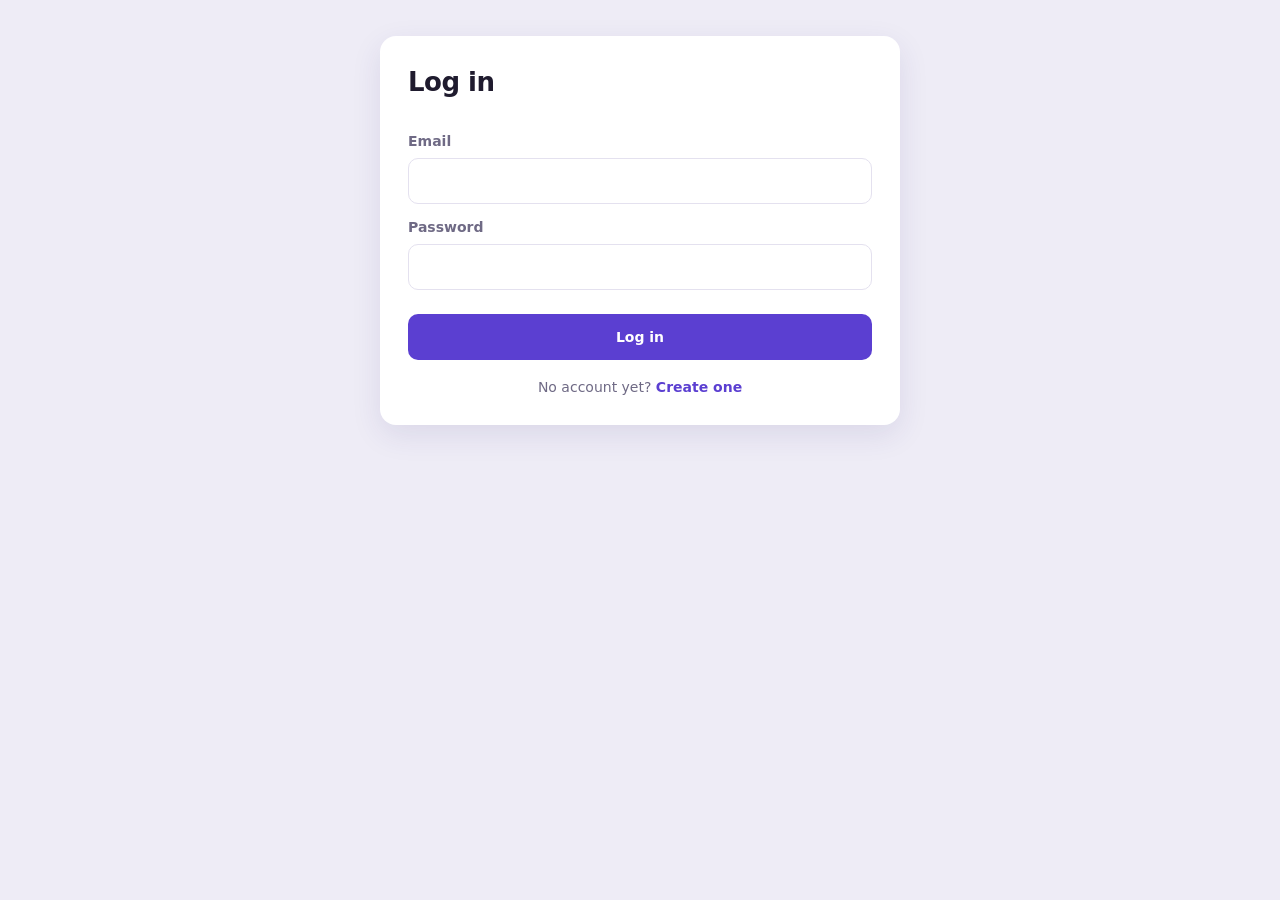
<file: public/index.html>
<!DOCTYPE html>
<html lang="en">
<head>
    <meta charset="UTF-8">
    <meta name="viewport" content="width=device-width, initial-scale=1.0">
    <title>My To Do List</title>
    <link rel="stylesheet" href="style.css">
</head>
<body>
    <div class="todo-container">
        <h1>My To Do List</h1>

        <div class="userbar">
            <span>Signed in as <strong id="user-name">...</strong></span>
            <div class="userbar-actions">
                <a id="admin-link" class="admin-link" href="admin.html" hidden>Admin</a>
                <button type="button" id="logout-btn" class="logout-btn">Log out</button>
            </div>
        </div>

        <p id="error" class="error" role="alert" hidden></p>

        <h3>Add New Task</h3>
        <form id="task-form" class="inline-form" novalidate>
            <input id="task-input" type="text" placeholder="Enter your task..." maxlength="255" autocomplete="off" aria-label="Task title">
            <button type="submit">Add Task</button>
        </form>

        <h3>Add Tasks in Bulk</h3>
        <form id="bulk-form" class="inline-form" novalidate>
            <textarea id="bulk-input" placeholder="Enter each task on a new line..." aria-label="Tasks, one per line"></textarea>
            <div class="bulk-footer">
                <span id="bulk-count" class="hint">0 tasks will be added</span>
                <button type="submit">Add all</button>
            </div>
        </form>

        <h2>My Tasks</h2>
        <p id="status" class="status" role="status" hidden></p>
        <p id="empty-message" class="empty" hidden>No tasks yet. Add your first task!</p>
        <ul id="todo-list"></ul>
    </div>

    
    <script src="api.js"></script>
    <script src="app.js"></script>
</body>
</html>
</file>
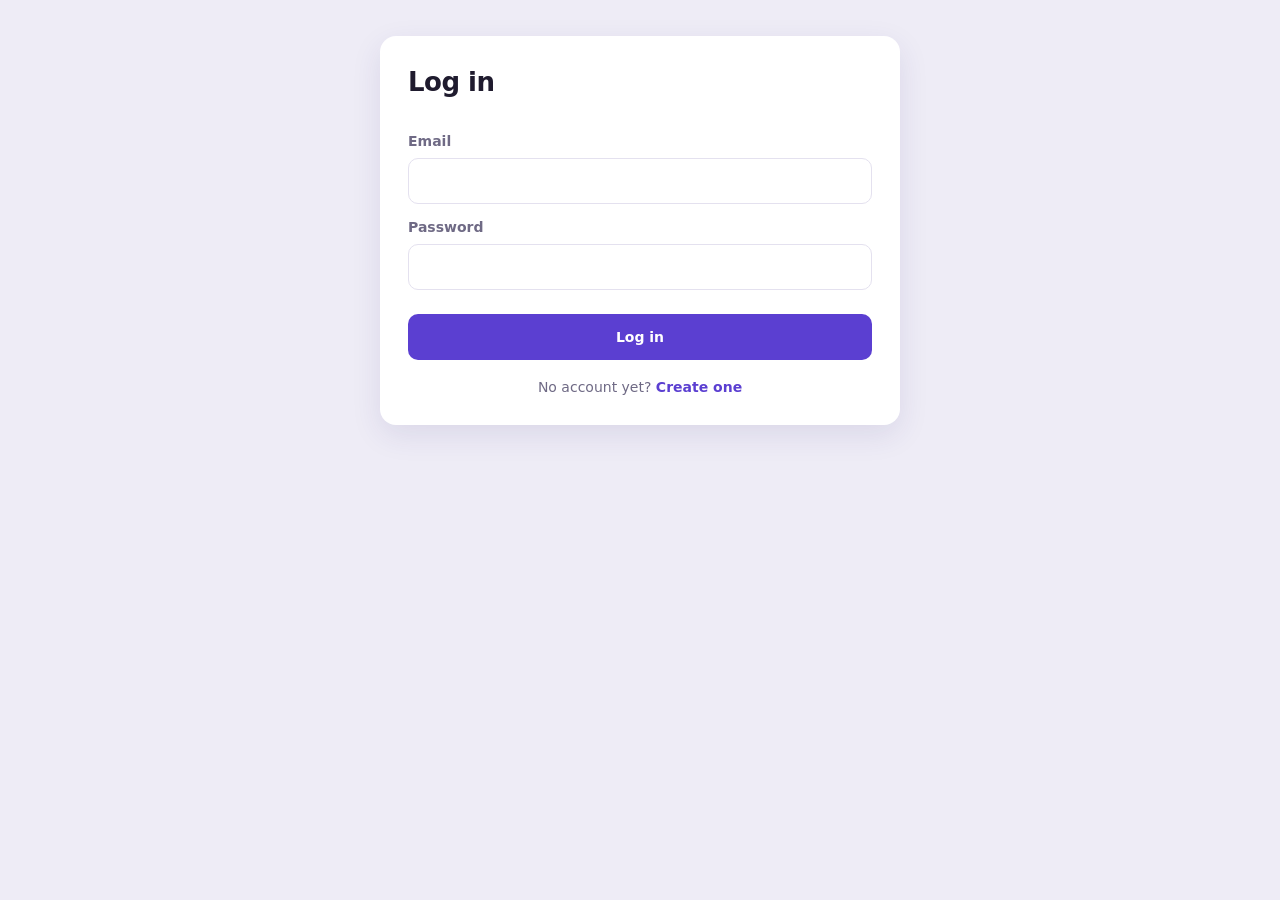
<file: public/login.html>
<!DOCTYPE html>
<html lang="en">
<head>
    <meta charset="UTF-8">
    <meta name="viewport" content="width=device-width, initial-scale=1.0">
    <title>Log in - My To Do List</title>
    <link rel="stylesheet" href="style.css">
</head>
<body>
    <div class="todo-container">
        <h1>Log in</h1>

        <p id="error" class="error" role="alert" hidden></p>

        <form id="auth-form" class="auth-form" data-mode="login" novalidate>
            <label for="email">Email</label>
            <input id="email" type="email" autocomplete="email">

            <label for="password">Password</label>
            <input id="password" type="password" autocomplete="current-password">

            <button type="submit">Log in</button>
        </form>

        <p class="auth-switch">No account yet? <a href="register.html">Create one</a></p>
    </div>

    <script src="api.js"></script>
    <script src="auth.js"></script>
</body>
</html>
</file>
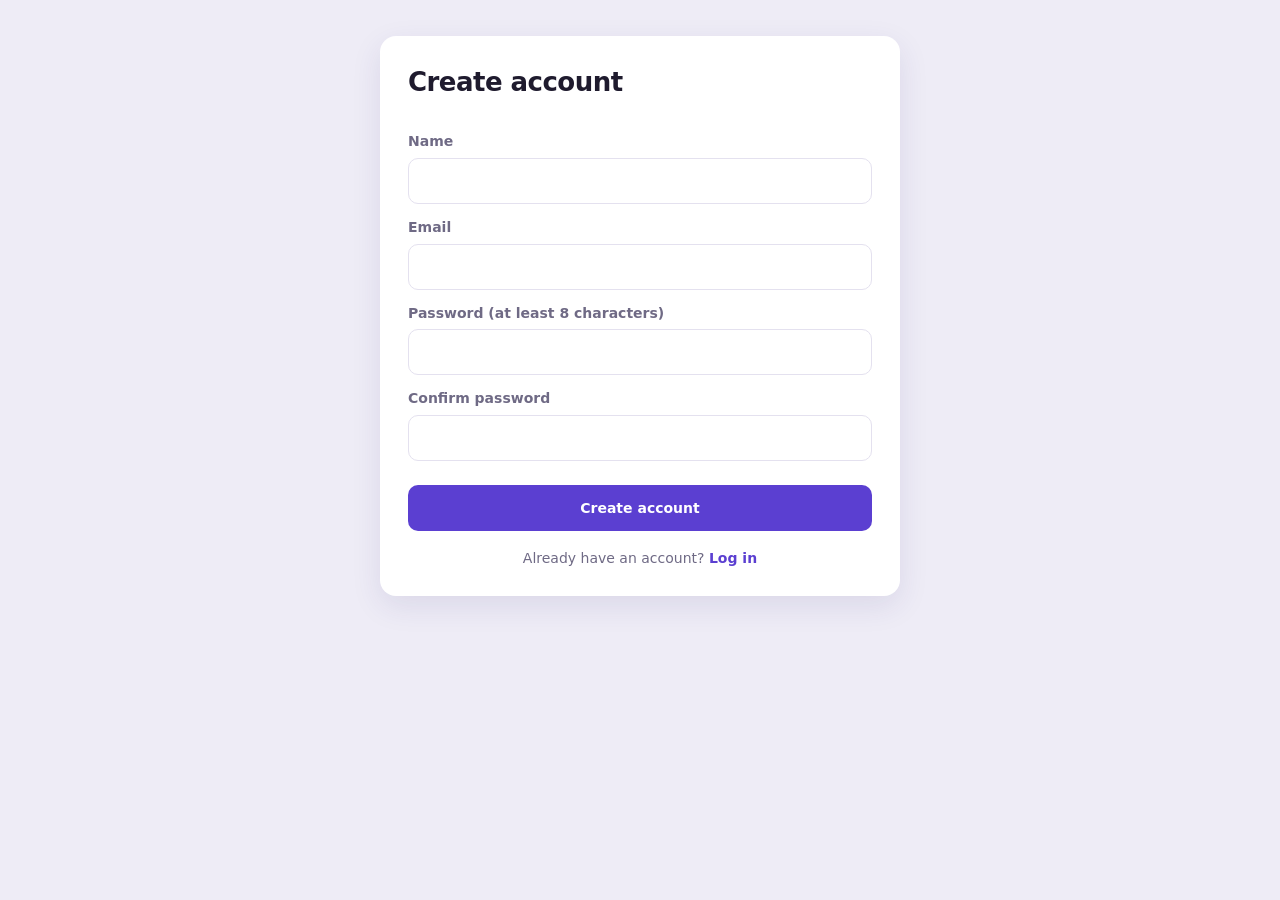
<file: public/register.html>
<!DOCTYPE html>
<html lang="en">
<head>
    <meta charset="UTF-8">
    <meta name="viewport" content="width=device-width, initial-scale=1.0">
    <title>Create account - My To Do List</title>
    <link rel="stylesheet" href="style.css">
</head>
<body>
    <div class="todo-container">
        <h1>Create account</h1>

        <p id="error" class="error" role="alert" hidden></p>

        <form id="auth-form" class="auth-form" data-mode="register" novalidate>
            <label for="name">Name</label>
            <input id="name" type="text" maxlength="100" autocomplete="name">

            <label for="email">Email</label>
            <input id="email" type="email" autocomplete="email">

            <label for="password">Password (at least 8 characters)</label>
            <input id="password" type="password" autocomplete="new-password">

            <label for="confirm">Confirm password</label>
            <input id="confirm" type="password" autocomplete="new-password">

            <button type="submit">Create account</button>
        </form>

        <p class="auth-switch">Already have an account? <a href="login.html">Log in</a></p>
    </div>

    <script src="api.js"></script>
    <script src="auth.js"></script>
</body>
</html>
</file>
<file: public/style.css>
/* ===== Tokens ===== */
:root {
    --bg: #eeecf6;
    --card: #ffffff;
    --ink: #1f1b2e;
    --muted: #6f6a85;
    --line: #e4e1ef;
    --row: #f7f6fb;
    --accent: #5b3fd1;
    --accent-hover: #4a31b3;
    --accent-soft: #ece8fb;
    --danger: #d8344a;
    --danger-hover: #b92a3e;
    --danger-soft: #fde8eb;
    --ring: 0 0 0 3px rgba(91, 63, 209, 0.2);
}

/* ===== General ===== */
* {
    box-sizing: border-box;
}

body {
    font-family: system-ui, -apple-system, "Segoe UI", Roboto, Arial, sans-serif;
    background: var(--bg);
    color: var(--ink);
    line-height: 1.4;
    margin: 0;
    padding: 36px 16px;
}

/* ===== Card ===== */
.todo-container {
    background: var(--card);
    width: 100%;
    max-width: 520px;
    margin: 0 auto;
    padding: 28px;
    border-radius: 16px;
    box-shadow: 0 10px 30px rgba(52, 36, 120, 0.1);
}

/* ===== Headings ===== */
h1 {
    font-size: 26px;
    font-weight: 700;
    letter-spacing: -0.02em;
    text-align: left;
    margin: 0 0 24px;
}

h3 {
    font-size: 15px;
    font-weight: 600;
    color: var(--muted);
    margin: 20px 0 8px;
}

h2 {
    font-size: 20px;
    font-weight: 700;
    margin: 30px 0 12px;
    padding-top: 22px;
    border-top: 1px solid var(--line);
}

/* ===== Inputs ===== */
input[type="text"],
textarea {
    width: 100%;
    padding: 12px 14px;
    margin: 0;
    background: #fff;
    color: var(--ink);
    border: 1.5px solid var(--line);
    border-radius: 10px;
    font-size: 15px;
    font-family: inherit;
    transition: border-color 0.15s, box-shadow 0.15s;
}

input[type="text"] {
    height: 46px;
}

textarea {
    height: 96px;
    resize: vertical;
}

input[type="text"]::placeholder,
textarea::placeholder {
    color: #a29fb6;
}

input[type="text"]:focus,
textarea:focus {
    outline: none;
    border-color: var(--accent);
    box-shadow: var(--ring);
}

/* ===== Forms ===== */
.todo-container form {
    margin: 0;
}

.inline-form {
    display: flex;
    gap: 10px;
    align-items: flex-start;
}

.inline-form input[type="text"],
.inline-form textarea {
    flex: 1;
    min-width: 0;
}

/* Bulk form: textarea on top, button underneath on the right */
.inline-form:has(textarea) {
    flex-direction: column;
    align-items: stretch;
}

.inline-form:has(textarea) button {
    align-self: flex-end;
}

/* ===== Buttons ===== */
button {
    background: var(--accent);
    color: #fff;
    border: none;
    height: 46px;
    padding: 0 20px;
    border-radius: 10px;
    font-size: 14px;
    font-weight: 600;
    font-family: inherit;
    white-space: nowrap;
    cursor: pointer;
    transition: background 0.15s, transform 0.05s;
}

button:hover {
    background: var(--accent-hover);
}

button:active {
    transform: translateY(1px);
}

button:focus-visible {
    outline: none;
    box-shadow: var(--ring);
}

/* ===== Task list ===== */
ul {
    list-style: none;
    padding: 0;
    margin: 0;
    display: flex;
    flex-direction: column;
    gap: 8px;
}

li {
    display: flex;
    align-items: center;
    justify-content: space-between;
    flex-wrap: wrap;
    gap: 10px 12px;
    background: var(--row);
    border: 1px solid var(--line);
    border-radius: 12px;
    padding: 10px 10px 10px 16px;
    margin: 0;
}

li > span {
    flex: 1 1 140px;
    min-width: 0;
    font-size: 15px;
    overflow-wrap: anywhere;
}

/* ===== Task buttons (side by side, smaller) ===== */
.task-buttons {
    display: flex;
    flex-direction: row;
    align-items: center;
    gap: 6px;
}

.task-buttons button {
    height: 34px;
    padding: 0 14px;
    font-size: 13px;
    background: var(--accent-soft);
    color: var(--accent);
}

.task-buttons button:hover {
    background: var(--accent);
    color: #fff;
}

.task-buttons .delete-btn {
    background: var(--danger-soft);
    color: var(--danger);
}

.task-buttons .delete-btn:hover {
    background: var(--danger);
    color: #fff;
}

/* ===== Completed task ===== */
.completed {
    text-decoration: line-through;
    color: var(--muted);
}

li:has(.completed) {
    background: #fbfbfd;
}

/* ===== Empty state ===== */
.empty {
    margin: 0;
    padding: 22px 16px;
    text-align: center;
    color: var(--muted);
    font-size: 14px;
    border: 1.5px dashed var(--line);
    border-radius: 12px;
}

/* ===== Mobile ===== */
@media (max-width: 480px) {
    body {
        padding: 20px 12px;
    }

    .todo-container {
        padding: 20px 16px;
        border-radius: 14px;
    }

    h1 {
        font-size: 23px;
    }

    button {
        padding: 0 16px;
    }
}

/* ===== Status, errors, checkbox, edit mode ===== */
.status {
    margin: 0 0 10px;
    color: var(--muted);
    font-size: 14px;
}

.error {
    margin: 0 0 4px;
    padding: 10px 12px;
    border-radius: 10px;
    background: var(--danger-soft);
    color: var(--danger);
    font-size: 14px;
}

/* While a request is running, ignore clicks on buttons */
.busy button {
    pointer-events: none;
    opacity: 0.6;
}

li input[type="checkbox"] {
    width: 18px;
    height: 18px;
    margin: 0;
    flex-shrink: 0;
    accent-color: var(--accent);
    cursor: pointer;
}

li input[type="text"] {
    height: 34px;
    padding: 6px 10px;
    flex: 1 1 140px;
}

/* ===== Bulk add ===== */
.bulk-footer {
    display: flex;
    align-items: center;
    justify-content: space-between;
    gap: 10px;
}

.hint {
    font-size: 13px;
    color: var(--muted);
}

.hint.over {
    color: var(--danger);
    font-weight: 600;
}

/* ===== Login / register ===== */
.auth-form {
    display: flex;
    flex-direction: column;
    gap: 6px;
}

.auth-form label {
    margin-top: 8px;
    font-size: 14px;
    font-weight: 600;
    color: var(--muted);
}

.auth-form input {
    width: 100%;
    height: 46px;
    padding: 12px 14px;
    background: var(--card);
    color: var(--ink);
    border: 1.5px solid var(--line);
    border-radius: 10px;
    font-size: 15px;
    font-family: inherit;
}

.auth-form input:focus {
    outline: none;
    border-color: var(--accent);
    box-shadow: var(--ring);
}

.auth-form button {
    width: 100%;
    margin-top: 18px;
}

.auth-form button:disabled {
    opacity: 0.6;
    cursor: wait;
}

.auth-switch {
    margin: 18px 0 0;
    text-align: center;
    font-size: 14px;
    color: var(--muted);
}

.auth-switch a {
    color: var(--accent);
    font-weight: 600;
    text-decoration: none;
}

/* ===== Signed-in bar ===== */
.userbar {
    display: flex;
    align-items: center;
    justify-content: space-between;
    gap: 10px;
    margin: -8px 0 18px;
    font-size: 14px;
    color: var(--muted);
}

.userbar strong {
    color: var(--ink);
}

.logout-btn {
    height: 32px;
    padding: 0 12px;
    font-size: 13px;
    background: var(--accent-soft);
    color: var(--accent);
}

.logout-btn:hover {
    background: var(--accent);
    color: #fff;
}

/* ===== Admin ===== */
.userbar-actions {
    display: flex;
    align-items: center;
    gap: 8px;
}

.admin-link {
    display: inline-flex;
    align-items: center;
    height: 32px;
    padding: 0 12px;
    border-radius: 10px;
    background: var(--accent-soft);
    color: var(--accent);
    font-size: 13px;
    font-weight: 600;
    text-decoration: none;
}

.admin-link:hover {
    background: var(--accent);
    color: #fff;
}

.admin-link[hidden] {
    display: none;
}

.todo-container.wide {
    max-width: 920px;
}

.table-wrap {
    overflow-x: auto;
}

table {
    width: 100%;
    border-collapse: collapse;
    font-size: 14px;
}

th,
td {
    padding: 10px 12px;
    text-align: left;
    border-bottom: 1px solid var(--line);
    overflow-wrap: anywhere;
}

th {
    font-size: 13px;
    color: var(--muted);
    font-weight: 600;
}

.badge {
    display: inline-block;
    padding: 2px 8px;
    border-radius: 999px;
    background: var(--accent-soft);
    color: var(--accent);
    font-size: 12px;
    font-weight: 600;
}

.table-btn {
    height: 30px;
    padding: 0 12px;
    font-size: 13px;
    background: var(--danger-soft);
    color: var(--danger);
}

.table-btn:hover {
    background: var(--danger);
    color: #fff;
}
</file>
